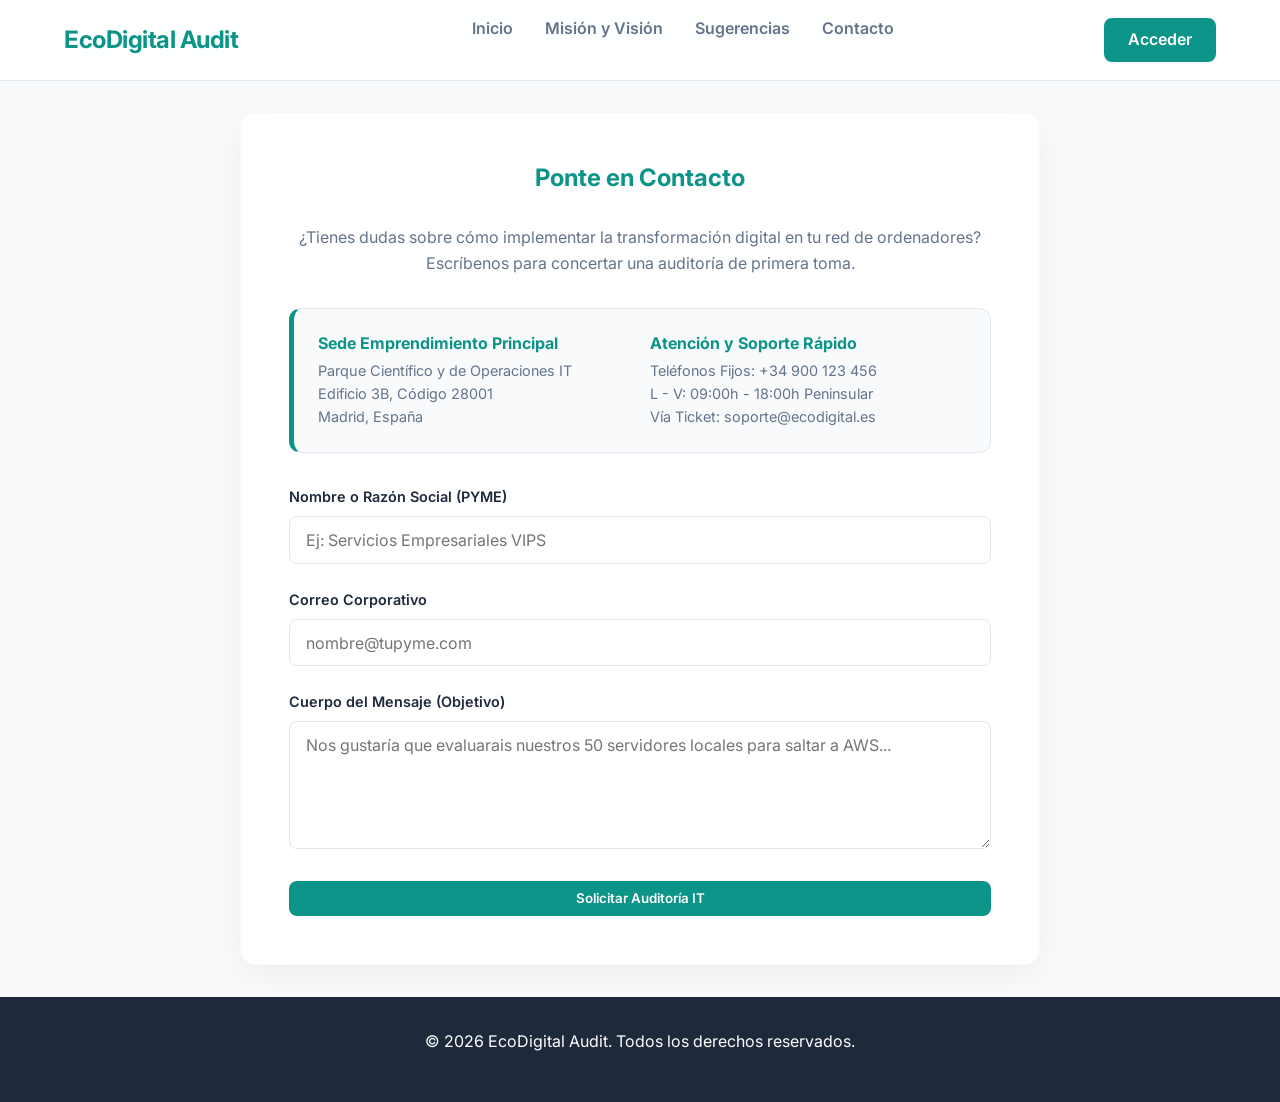
<file: contacto.html>
<!-- Aquí vamos con la página de contacto de rigor -->
<!DOCTYPE html>
<html lang="es"> <!-- Mi web es en Español (es) de base, para que los buscadores como Edge/Google sepan qué idioma leer -->
<head>
    <!-- Esto salva las vidas con la "ñ" y los típicos simbolitos raros españoles y las tildes -->
    <meta charset="UTF-8">
    <!-- El pedazo de truco moderno para encogerla sin destruir mis cajas si me miran desde un Samsung o iPhone -->
    <meta name="viewport" content="width=device-width, initial-scale=1.0">
    <!-- La etiqueta guay que te dice el nombre de mi pestañita web arriba -->
    <title>Contacto Legal - EcoDigital Audit</title>
    <!-- Me bajo por un tubito invisible mis fuentes guapas desde Google -->
    <link href="https://fonts.googleapis.com/css2?family=Inter:wght@300;400;600;700&display=swap" rel="stylesheet">
    <!-- Unifico tooodos mis estilos con un chuletero externo, el pedazo de archivo style.css -->
    <link rel="stylesheet" href="css/style.css">
</head>
<body>
    
    <!-- Monto mi preciosa barra de menú superior. Le incrusto 'navbar' para darle su estética blanca de cristal -->
    <header class="navbar">
        <div class="logo-container">
            <!-- Esto literalmente te devuelve al inicio. Un click sobre mi logo corporativo. -->
            <a href="index.html" class="logo-text">EcoDigital Audit</a>
        </div>
        
        <!-- Etiqueta nav porque es infinitamente más pro y válido que hacer cajitas de div guarras de menú local. -->
        <nav>
            <ul class="nav-links">
                <!-- Pongo mis botones de ir saltando entre áreas del trabajo local de html index grado superior -->
                <li><a href="index.html">Inicio</a></li>
                <li><a href="sobre_nosotros.html">Misión y Visión</a></li>
                <li><a href="sugerencias.html">Sugerencias</a></li>
                <li><a href="contacto.html">Contacto</a></li>
            </ul>
        </nav>
        
        <!-- Y tiro el botonaco guapo verde de login pa que me deje aislarlo a la derecha del todo con css -->
        <div class="nav-actions">
            <!-- La clase btn btn-primary le mete un esmeralda macizo css puro y curvos bordes redondeados super estetic... -->
            <a href="login.html" class="btn btn-primary">Acceder</a>
        </div>
    </header>

    <main>
        <!-- Cajooota gorda madre para meter la tablatura de contacto de la consultora. .reveal la enciende flotando suave de abajo a arriba, una pasada visual. -->
        <div class="card-container max-w-800 reveal">
            <h2 class="text-center text-primary mb-2">Ponte en Contacto</h2>
            <p class="text-center text-muted mb-2">¿Tienes dudas sobre cómo implementar la transformación digital en tu red de ordenadores? Escríbenos para concertar una auditoría de primera toma.</p>
            
            <!-- Aquí abro una sección extra partida a la mitad en paralelo (flex-between) para fardar de datos de contacto falso... -->
            <div class="flex-between mb-2 flex-wrap-gap panel-bg panel-bordered">
                
                <!-- Si se empujan en un movil... pues se van saltando para abajito en cajones sueltos .info-col -->
                <div class="info-col">
                    <h4 class="text-primary info-col-title">Sede Emprendimiento Principal</h4>
                    <!-- Meto saltos de linea feos peros super hiper efectivos (br) para dar saltitos manuales rápidos... -->
                    <p class="text-muted info-col-text">Parque Científico y de Operaciones IT<br>Edificio 3B, Código 28001<br>Madrid, España</p>
                </div>
                
                <div class="info-col">
                    <h4 class="text-primary info-col-title">Atención y Soporte Rápido</h4>
                    <p class="text-muted info-col-text">Teléfonos Fijos: +34 900 123 456<br>L - V: 09:00h - 18:00h Peninsular<br>Vía Ticket: soporte@ecodigital.es</p>
                </div>
            </div>
            
            <!-- Batería antiaérea principal: El formulario final del trabajo contact-form -->
            <form id="contact-form" action="#" method="get">
                
                <div class="form-group">
                    <!-- For indica qué cajita abre cada letra label para los lectores de invidentes, base HTML y UX! -->
                    <label for="nombre">Nombre o Razón Social (PYME)</label>
                    <input type="text" id="nombre" class="form-control" placeholder="Ej: Servicios Empresariales VIPS" required>
                </div>
                
                <div class="form-group">
                    <label for="email_contacto">Correo Corporativo</label>
                    <!-- Ojito.. type=email obliga por ley HTML sin currar yo de css ni javascript.. que el tio meta algo valio que contenga siempre la maldita arroba base @ falso-->
                    <input type="email" id="email_contacto" class="form-control" placeholder="nombre@tupyme.com" required>
                </div>
                
                <div class="form-group">
                    <label for="mensaje">Cuerpo del Mensaje (Objetivo)</label>
                    <!-- Textarea, es el dios de las re-dimensiones a pulso si necesitas explicarle llorando que todo peta...  -->
                    <textarea id="mensaje" rows="5" class="form-control" placeholder="Nos gustaría que evaluarais nuestros 50 servidores locales para saltar a AWS..." required></textarea>
                </div>
                
                <!-- Metámosle nitro base al botonaco del submite... -->
                <button type="submit" class="btn btn-primary w-100">Solicitar Auditoría IT</button>
            </form>
        </div>
    </main>

    <!-- TRONCO OCULTO DEL MODAL: Un panel fantasma que carga desde siempre en la web escondido por javascript o css hasta su aparicion divina a peticion -->
    <div id="mi-modal" class="modal-overlay">
        <!-- Es esta cajita fina central cuadrada -->
        <div class="modal-content">
            <h3 class="text-primary mb-2 modal-title">¡Enviado con Éxito!</h3>
            <p class="text-muted mb-2">Hemos recibido tu información y la procesaremos a la brevedad posible.</p>
            
            <!-- Este botoncete va atar luego un asesinato de display falso a la cajeta y esconderse corriendo -->
            <button class="btn btn-primary" id="close-modal">Aceptar y Continuar</button>
        </div>
    </div>

    <!-- Cierre super basiquisísimo de página... -->
    <footer>
        <div class="footer-content">
            <p>&copy; 2026 EcoDigital Audit. Todos los derechos reservados.</p>
        </div>
    </footer>

    <!-- Mi menú central falso check de local storage log-out main login hook function nav main.js... -->
    <script src="js/main.js"></script>
    
    <!-- Y toda la parrafada del pop-up del falso contacto en puro raw JS js local bruto sin archivo propio por perrería  -->
    <script>
        // Le echamos el guante al formulario entero en una base js local de let var
        var formCont = document.getElementById('contact-form');
        var popModal = document.getElementById('mi-modal');
        var botCerrado = document.getElementById('close-modal');

        // IF anti pánico! Como te cargues un trozo desde fuera de mis cosas y esto trate de leer la caja borrada vacía, ¡crash js muerto! Pues mi != null revienta base null checks
        if (formCont != null) {
            
            // Vigilo como un águila si sueltas un envío submit al sistema...
            formCont.addEventListener('submit', function(e) {
                // Paradita a los pies del chrome, que no me des un pantallazo por red ni reinicios nativos absurdos..
                e.preventDefault(); 
                
                // Mútuo violentísimamente CSS sobreescribiendole su capa base invisible (display y flex)... ¡Plop caja pop up asomada modo ninja visible a la vista visual screen html js base flex!
                popModal.style.display = 'flex'; 
                // A la porra lo que tenias! Que no guardo datos! Te paso una mopa brutal sobre el teclado input form!
                formCont.reset(); 
            });
        }

        if (botCerrado != null) {
            
            botCerrado.onclick = function() { // Click click en cerrar
                popModal.style.display = 'none'; // Vuelta directa con un display null ninja shadowrealm invisible a otra vida base...
            };
        }
    </script>
</body>
</html>
</file>
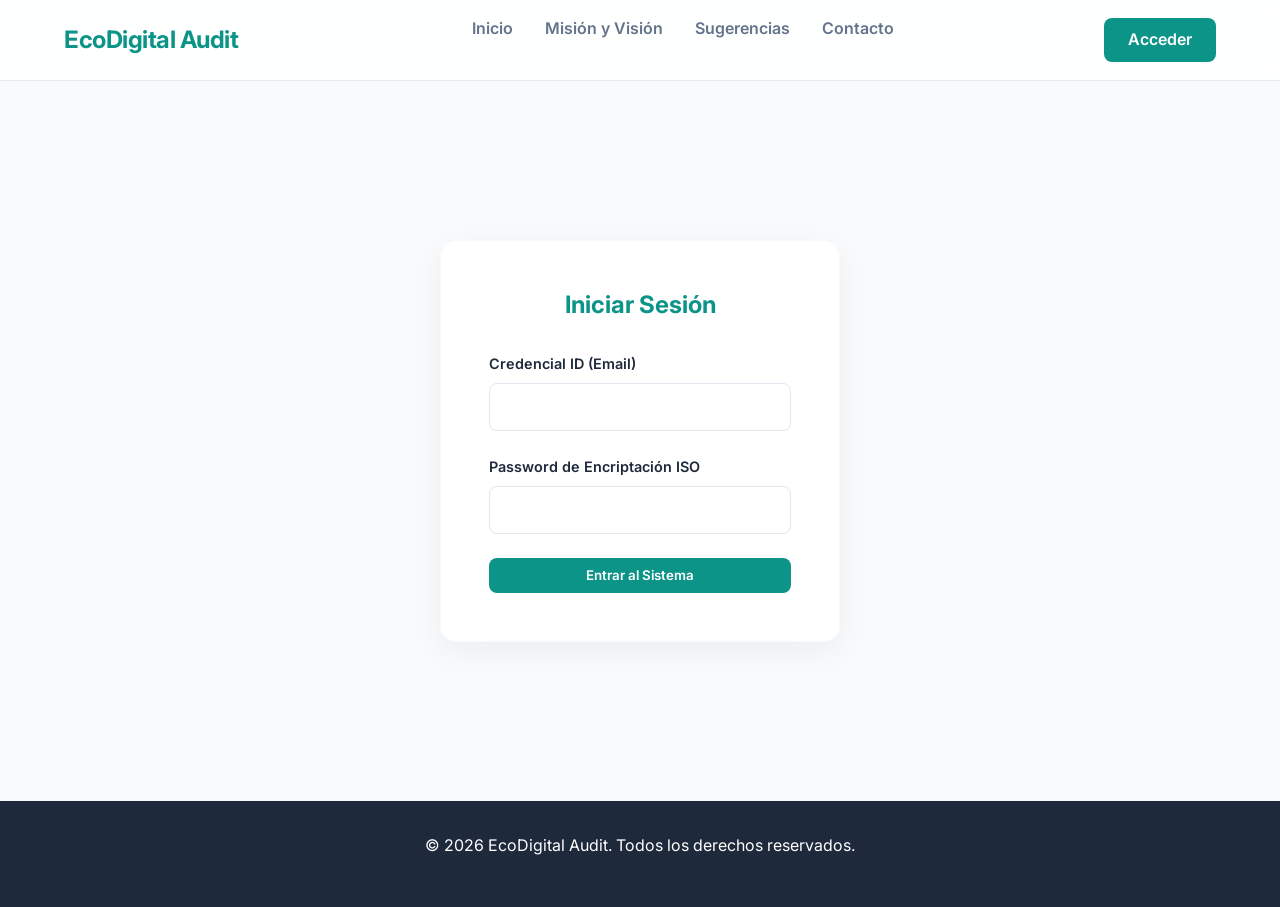
<file: login.html>
<!-- Lo básico en cualquier proyecto web. Declaramos qué versión de html estamos usando. -->
<!DOCTYPE html>
<!-- En lang declaramos 'es' porque la web principal es española -->
<html lang="es">
<head>
    <!-- Configuración para leer acentos y símbolos sin que salgan símbolos raros, clave para el español -->
    <meta charset="UTF-8">
    <!-- Super importante para que el móvil no nos rompa la vista de la web, ajustando el contenido a su pantallita táctil -->
    <meta name="viewport" content="width=device-width, initial-scale=1.0">
    <!-- Este es el título que lees arriba en las pestañas de chrome -->
    <title>Acceso del Sistema - EcoDigital Audit</title>
    <!-- Tráfico externo llamando a las google fonts -->
    <link href="https://fonts.googleapis.com/css2?family=Inter:wght@300;400;600;700&display=swap" rel="stylesheet">
    <!-- Llamando a nuestro mega archivo de estética css que configuramos de antes -->
    <link rel="stylesheet" href="css/style.css">
</head>
<body>
    
    <!-- Aquí armo el Header, que es básicamente el menú de arriba. Le doy mi clase .navbar para el efecto cristal del css -->
    <header class="navbar">
        <!-- Bloquecito contenedor para colocar nuestro logo apartado a la izquierda -->
        <div class="logo-container">
            <a href="index.html" class="logo-text">EcoDigital Audit</a>
        </div>
        <!-- Un clásico nav con su 'lista' (ul) para separar todos los botones que llevan a otras partes de la página -->
        <nav>
            <ul class="nav-links">
                <!-- Usando li e hiperenlaces (a href) para mapear todo nuestro index de grado -->
                <li><a href="index.html">Inicio</a></li>
                <li><a href="sobre_nosotros.html">Misión y Visión</a></li>
                <li><a href="sugerencias.html">Sugerencias</a></li>
                <li><a href="contacto.html">Contacto</a></li>
            </ul>
        </nav>
        <!-- Una caja de la derecha reservada por si hay clicks o cuentas abiertas -->
        <div class="nav-actions">
            <!-- Botoncito coloreado de redirigida a Login. Usamos las clases preestablecidas de btn-primary -->
            <a href="login.html" class="btn btn-primary">Acceder</a>
        </div>
    </header>

    <!-- La caja main gigante sirve para aislar tu parte real y de lectura del resto de basura base -->
    <!-- login-main es una clase mía del css para tirar todo al medio exacto en display flex central vertical -->
    <main class="login-main">
        <!-- Contenedor general en blanco, como formato tarjeta de visita max-w-400 para que se quede cuadradita y pequeña y no un churro estirado horizontal -->
        <div class="card-container max-w-400 reveal login-card">
            <h2 class="text-center text-primary mb-2">Iniciar Sesión</h2>
            
            <!-- Aquí el bloque rey: el formulario html con una id. No usamos target php ni method = POST porque es puro local js front -->
            <form id="login-form">
                
                <!-- Un empaquetado div simplemente para dar un margin-bottom en un grupito a la etiqueta label y al input sin enloquecer -->
                <div class="form-group">
                    <label for="email">Credencial ID (Email)</label>
                    <input type="email" id="email" class="form-control" autocomplete="off" required>
                </div>
                
                <div class="form-group">
                    <label for="password">Password de Encriptación ISO</label>
                    <!-- Type=password lo que hace base es cubrirte tus letritas por bolitas de negro o estrellitas en mac por puro visual -->
                    <input type="password" id="password" class="form-control" required>
                </div>
                
                <!-- Ojo, este paragrafo inicia desactivado de vista por clase en el css oculto error-msg, solo lo activo con true si desde JS me mandan un fallo de login! -->
                <p id="error-msg" class="error-msg">Error: Acceso denegado, IP Registrada e incautada.</p>
                
                <!-- Al poner tipo submit forzamos la recogida del botón verde general -->
                <button type="submit" class="btn btn-primary w-100">Entrar al Sistema</button>
            </form>
        </div>
    </main>

    <!-- El footer humilde por puro rigor de semántica HTML5 -->
    <footer>
        <div class="footer-content">
            <p>&copy; 2026 EcoDigital Audit. Todos los derechos reservados.</p>
        </div>
    </footer>

    <!-- Aquí el script base de navs -->
    <script src="js/main.js"></script>
    <!-- Inyectamos nuestra escasa logica de falsado del input en index cargándola directamente del disco de nuestra carpeta javascript -->
    <script src="js/login.js"></script>
</body>
</html>
</file>
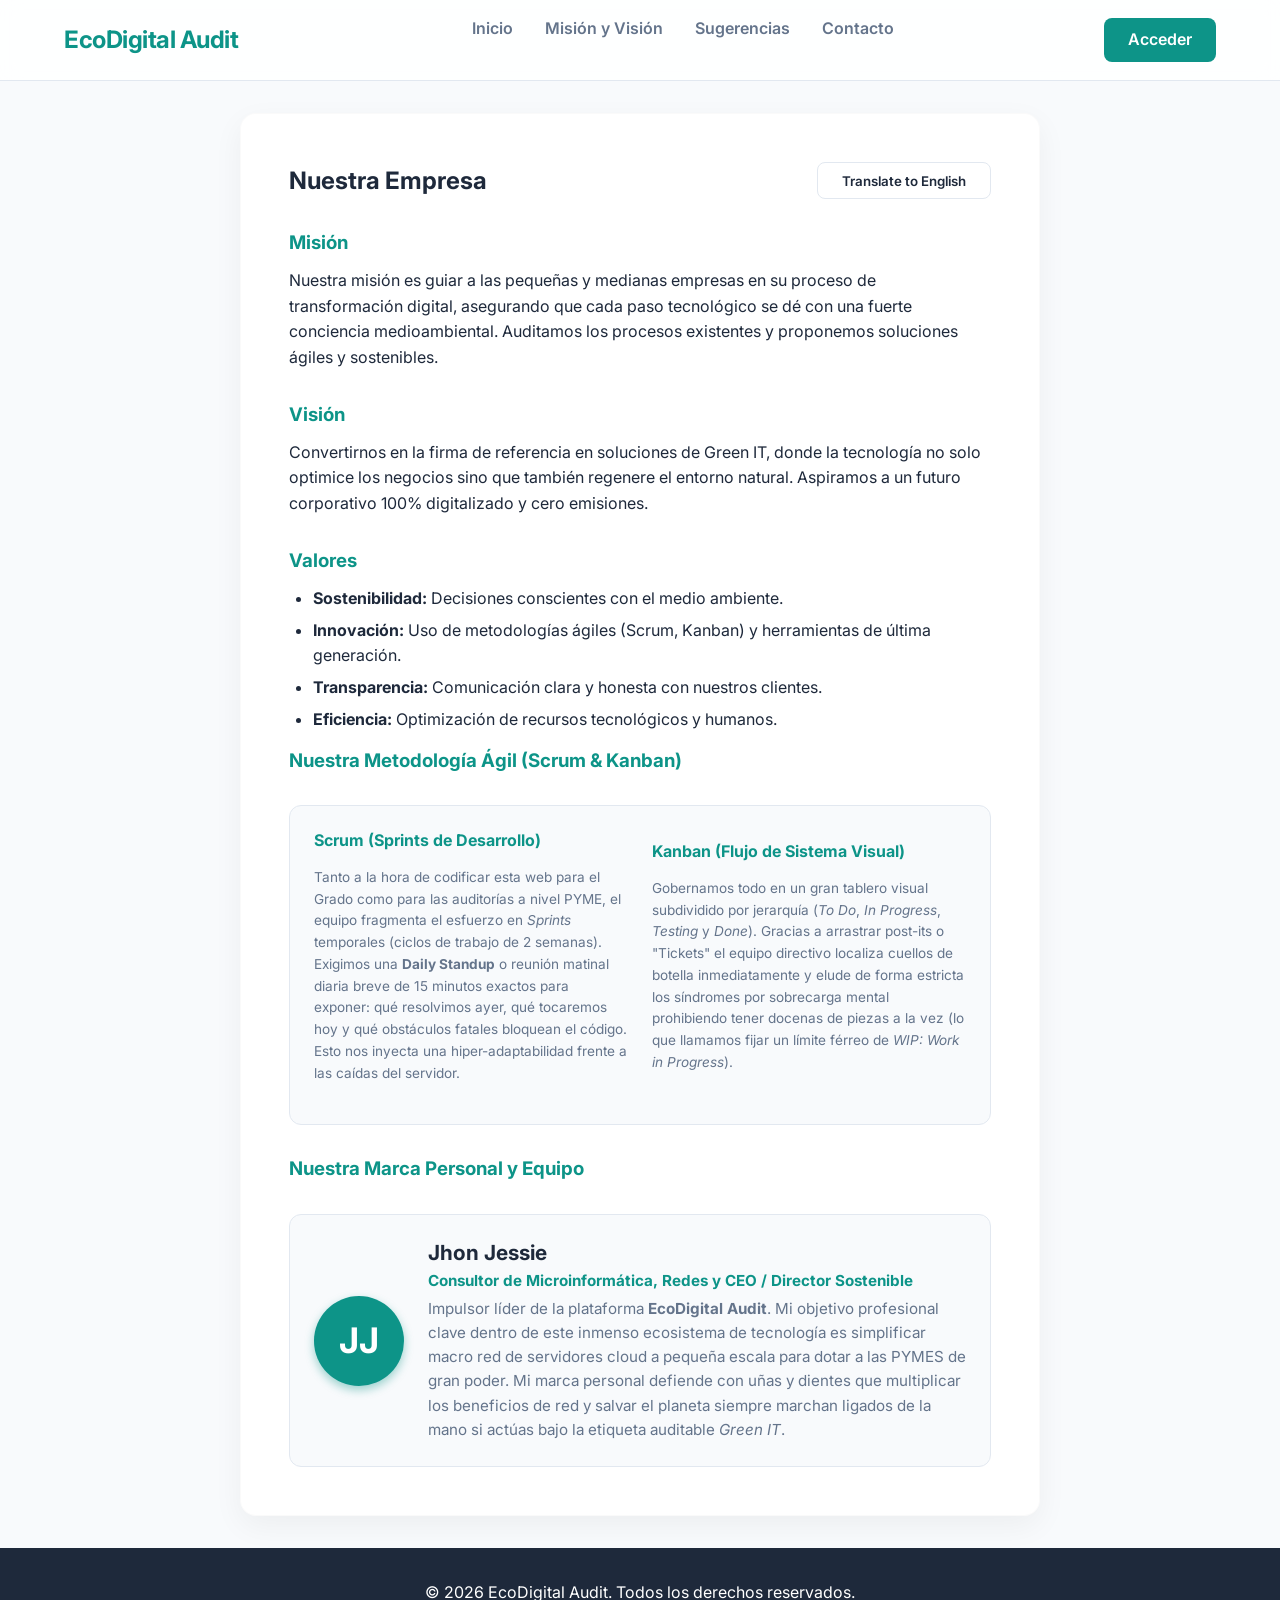
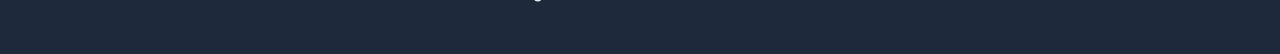
<file: sobre_nosotros.html>
<!-- Esto siempre va aquí al principio. Es como decirle al ordenador: "Ey, que el código que viene detrás es HTML 5 moderno, prepárate". -->
<!DOCTYPE html>
<!-- Pongo el idioma en español para que Google nos quiera y los traductores automáticos no se vuelvan locos -->
<html lang="es">
<head>
    <!-- Esto es súper importante para que las tildes de toda la vida y la 'ñ' no salgan como símbolos rotos -->
    <meta charset="UTF-8">
    <!-- El viewport es el truco clave del "responsive". Hace que si un profe abre la web desde un iPhone en clase, no vea una web minúscula, sino adaptada perfecta al ancho del móvil -->
    <meta name="viewport" content="width=device-width, initial-scale=1.0">
    <!-- El textito guapo que ves arriba en tu pestaña de Chrome mientras navegas -->
    <title>Misión, Visión y Valores - EcoDigital Audit</title>
    <!-- Me estoy enganchando directamente a los servidores de Google para robarles legalmente la fuente "Inter", que queda súper limpia -->
    <link href="https://fonts.googleapis.com/css2?family=Inter:wght@300;400;600;700&display=swap" rel="stylesheet">
    <!-- Aquí llamo a mi hoja de estilos, el CSS, nuestro archivo de maquillaje de toda la página -->
    <link rel="stylesheet" href="css/style.css">
</head>
<body>
    
    <!-- Monto mi barra superior de menú de toda la vida (eso sí, pilla el estilazo de cristal o 'navbar' del CSS que es brutal) -->
    <header class="navbar">
        <!-- Un cajón solo para el nombre de mi marca, apartado a la izquierda -->
        <div class="logo-container">
            <a href="index.html" class="logo-text">EcoDigital Audit</a>
        </div>
        <!-- En HTML 5 si vas a hacer un menú se usa <nav>, nada de andar con <div> a lo tonto, esto es más pro y semántico -->
        <nav>
            <!-- Una típica lista desordenada (<ul>) donde cada punto es una puerta (<li>) a otra zona del Grado -->
            <ul class="nav-links">
                <li><a href="index.html">Inicio</a></li>
                <!-- El apartado clave de hoy, donde explicamos el IPE -->
                <li><a href="sobre_nosotros.html">Misión y Visión</a></li>
                <li><a href="sugerencias.html">Sugerencias</a></li>
                <li><a href="contacto.html">Contacto</a></li>
            </ul>
        </nav>
        
        <!-- Y en la esquina derecha del menú, mi botón para entrar al sistema -->
        <div class="nav-actions">
            <!-- Pongo .btn-primary para que chupe directamente el color verde esmeralda y los bordes bonitos que le dimos en css base -->
            <a href="login.html" class="btn btn-primary">Acceder</a>
        </div>
    </header>

    <main>
        <!-- Un contenedor principal que frena a 800 píxeles para que en pantallas ultrawide gigantes el texto no parezca una línea finísima absurda -->
        <div class="card-container max-w-800 reveal">
            <!-- Pongo este flexbox madre para alinear guapamente el titulo de la izquierda con el boton de traducir de la derecha... cara a cara! -->
            <div class="flex-between mb-2">
                <!-- Marco este título con ID 'page-title' porque le tengo preparada una trampa de traducción en mi archivito traduccion.js js-->
                <h2 class="m-0" id="page-title">Nuestra Empresa</h2>
                <!-- El botón que desencadena todo mi archivo de javascript con un miserable pinchazo manual click puro base html. -->
                <button id="btn-translate" class="btn btn-secondary">Translate to English</button>
            </div>
            
            <!-- CONTENEDOR 1: Toda mi explicación de MISIÓN -->
            <!-- Le doy un poquito de margen inferior con mb-2 temporal css base para respirar a tope, y uso css display flex puro base layout. -->
            <div class="content-section mb-2 reveal">
                <!-- Título atado con id text-primary por target ID manual 'mision-title' traduccion -->
                <h3 id="mision-title" class="text-primary">Misión</h3>
                <!-- Párrafo directo enganchado también por js traductor ID js hooker target 'mision-text' manual a texto  -->
                <p id="mision-text">Nuestra misión es guiar a las pequeñas y medianas empresas en su proceso de transformación digital, asegurando que cada paso tecnológico se dé con una fuerte conciencia medioambiental. Auditamos los procesos existentes y proponemos soluciones ágiles y sostenibles.</p>
            </div>

            <!-- CONTENEDOR 2: Lo que aspiro ser a 10 años vista! -->
            <div class="content-section mb-2 reveal">
                <!-- Lo mismo, un h3 por delante de la clase target ID puro js translation base -->
                <h3 id="vision-title" class="text-primary">Visión</h3>
                <p id="vision-text">Convertirnos en la firma de referencia en soluciones de Green IT, donde la tecnología no solo optimice los negocios sino que también regenere el entorno natural. Aspiramos a un futuro corporativo 100% digitalizado y cero emisiones.</p>
            </div>

            <!-- CONTENEDOR 3: Los famosos Valores tontos teóricos... -->
            <div class="content-section reveal">
                <h3 id="valores-title" class="text-primary">Valores</h3>
                <!-- Aquí está la trampa. No meto IDs en cada list-item. Le clavo la id 'valores-list' a TODO EL LISTADO. 
                     Así desde el javascript luego cojo e inyecto código puro innerHTML tirando abajo esto entero de base y metiendo lo inglés. -->
                <ul id="valores-list" class="list-styled">
                    <li><strong>Sostenibilidad:</strong> Decisiones conscientes con el medio ambiente.</li>
                    <li><strong>Innovación:</strong> Uso de metodologías ágiles (Scrum, Kanban) y herramientas de última generación.</li>
                    <li><strong>Transparencia:</strong> Comunicación clara y honesta con nuestros clientes.</li>
                    <li><strong>Eficiencia:</strong> Optimización de recursos tecnológicos y humanos.</li>
                </ul>
            </div>

            <!-- BLOQUE EXTRA AGILE! (Explicando al tribunal profe cómo narices trabajamos los desarrolladores nivel base actual global puramente) -->
            <div class="content-section mb-2 reveal">
                <!-- Cabecera simple enganchada a target id css title agile translation js hook... -->
                <h3 id="agile-title" class="text-primary mb-2">Nuestra Metodología Ágil (Scrum & Kanban)</h3>
                <!-- Una sombrita gris suave rectangular al fondo (info-panel) para destacar esta vaina nivel visual web... -->
                <div class="info-panel">
                    
                    <!-- Mitad para Scrum. Uso flex-basis-250 para decir "Tú te quedas con 250px o estirate hasta mitad si sobra sitio de sobra ancho". -->
                    <div class="flex-basis-250">
                        <h4 id="scrum-title" class="text-primary m-0">Scrum (Sprints de Desarrollo)</h4>
                        <!-- Texto largo parrafo explicativo de la reunion matinal daily base temporal iterativa de código... -->
                        <p id="scrum-text" class="text-muted text-small mt-1">Tanto a la hora de codificar esta web para el Grado como para las auditorías a nivel PYME, el equipo fragmenta el esfuerzo en <em>Sprints</em> temporales (ciclos de trabajo de 2 semanas). Exigimos una <strong>Daily Standup</strong> o reunión matinal diaria breve de 15 minutos exactos para exponer: qué resolvimos ayer, qué tocaremos hoy y qué obstáculos fatales bloquean el código. Esto nos inyecta una hiper-adaptabilidad frente a las caídas del servidor.</p>
                    </div>
                    
                    <!-- Otra mitad para Kanban. Se ponen juntas si cabe web base, sinó el flex las tumba móvil modo! -->
                    <div class="flex-basis-250">
                        <h4 id="kanban-title" class="text-primary m-0">Kanban (Flujo de Sistema Visual)</h4>
                        <!-- Explicación del Work In Progress limit base kanban... -->
                        <p id="kanban-text" class="text-muted text-small mt-1">Gobernamos todo en un gran tablero visual subdividido por jerarquía (<em>To Do</em>, <em>In Progress</em>, <em>Testing</em> y <em>Done</em>). Gracias a arrastrar post-its o "Tickets" el equipo directivo localiza cuellos de botella inmediatamente y elude de forma estricta los síndromes por sobrecarga mental prohibiendo tener docenas de piezas a la vez (lo que llamamos fijar un límite férreo de <em>WIP: Work in Progress</em>).</p>
                    </div>
                </div>
            </div>

            <!-- BLOQUE FINAL IPE: MI PROPIA MARCA! -->
            <div class="content-section reveal mt-2">
                <!-- ID de traduccion titular de mi propia marca de equipo targeteable base IPE...-->
                <h3 id="equipo-title" class="text-primary mb-2">Nuestra Marca Personal y Equipo</h3>
                
                <div class="info-panel">
                    
                    <!-- Me marco una fotito falsa con las siglas (JJ) redondeada a lo apple puro css radius a cascoporro 50%... -->
                    <div class="avatar-circle">
                        JJ
                    </div>
                    
                    <!-- Descripción base de targeteo base explicandome a la derecha puro css flex layout base... -->
                    <div class="flex-basis-250">
                        <h4 id="equipo-nombre" class="title-m0-lg">Jhon Jessie</h4>
                        <p id="equipo-rol" class="subtitle-bold">Consultor de Microinformática, Redes y CEO / Director Sostenible</p>
                        <!-- Párrafo donde defiendo todo mi proyecto base corporativo de IPE. -->
                        <p id="equipo-desc" class="text-m0-sm">Impulsor líder de la plataforma <strong>EcoDigital Audit</strong>. Mi objetivo profesional clave dentro de este inmenso ecosistema de tecnología es simplificar macro red de servidores cloud a pequeña escala para dotar a las PYMES de gran poder. Mi marca personal defiende con uñas y dientes que multiplicar los beneficios de red y salvar el planeta siempre marchan ligados de la mano si actúas bajo la etiqueta auditable <em>Green IT</em>.</p>
                    </div>
                </div>
            </div>
            
        </div>
    </main>

    <!-- Mi cinta de cierre super inferior con mis derechos puros base... -->
    <footer>
        <div class="footer-content">
            <p>&copy; 2026 EcoDigital Audit. Todos los derechos reservados.</p>
        </div>
    </footer>

    <!-- Aquí ocurre la pedazo de magia. Cargamos de golpe y pisotón base el js de traduccion entero! -->
    <script src="js/traduccion.js"></script>
    <!-- Y luego dejo que carguen las chuminaditas residuales del menú como base (main.js local session target). -->
    <script src="js/main.js"></script>
</body>
</html>
</file>
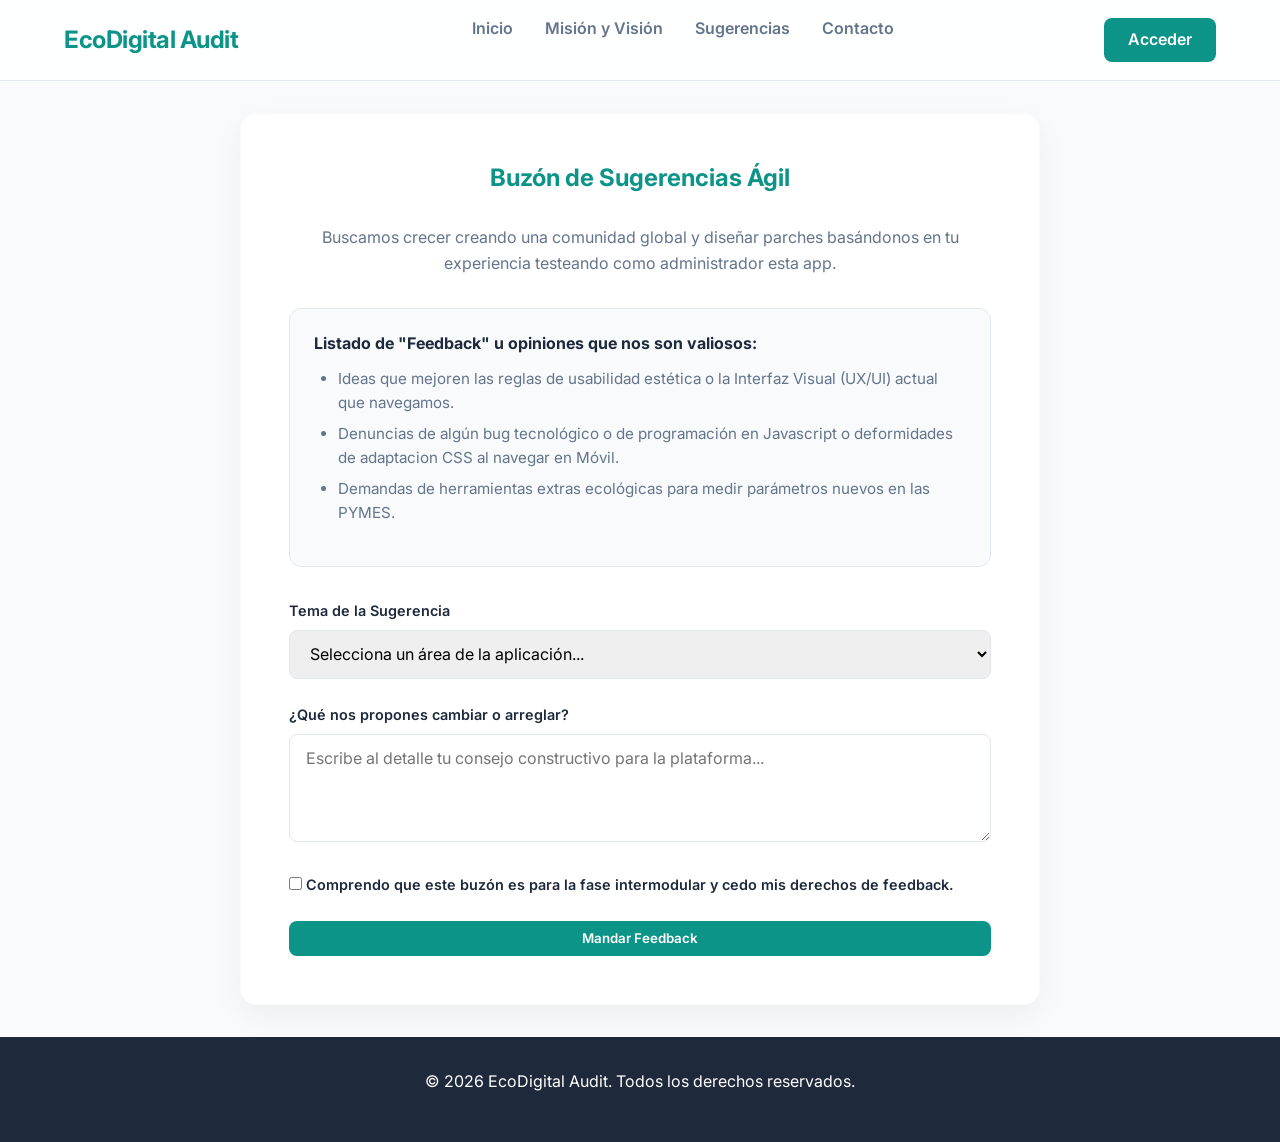
<file: sugerencias.html>
<!-- Documento súper básico para la parte de feedback web. -->
<!DOCTYPE html>
<html lang="es"> <!-- Seteamos que todas mis letritas aquí son en castellano -->
<head>
    <meta charset="UTF-8"> <!-- Trucazo contra carácteres feos raros nativos rotos -->
    <meta name="viewport" content="width=device-width, initial-scale=1.0"> <!-- Base nivel Dios para que en el movil se vea estéticamente jugoso base responsiva celular... -->
    <title>Sugerencias del Personal - EcoDigital Audit</title>
    <!-- Cargamos google fonts Inter sin descargas lentas pesadisimas nativas -->
    <link href="https://fonts.googleapis.com/css2?family=Inter:wght@300;400;600;700&display=swap" rel="stylesheet">
    <link rel="stylesheet" href="css/style.css"> <!-- Ojo, me traigo el diseño del grandioso fichero central CSS maestro! -->
</head>
<body>
    
    <!-- Este es mi listón superior de cabecera -->
    <header class="navbar">
        <div class="logo-container">
            <a href="index.html" class="logo-text">EcoDigital Audit</a> <!-- Te devuelvo a casita por defecto! -->
        </div>
        
        <nav>
            <ul class="nav-links"> <!-- Listita molona que separa mis botones superiores puros HTML links <a>... -->
                <li><a href="index.html">Inicio</a></li>
                <li><a href="sobre_nosotros.html">Misión y Visión</a></li>
                <li><a href="sugerencias.html">Sugerencias</a></li>
                <li><a href="contacto.html">Contacto</a></li>
            </ul>
        </nav>
        
        <div class="nav-actions">
            <!-- Botoncillo de Login tirado a la esquina opuesta derecha con puro flex... -->
            <a href="login.html" class="btn btn-primary">Acceder</a>
        </div>
    </header>

    <main>
        <!-- Tarjetón gordo opaco blanco que va cargando efecto flotando p'arriba desde que apareces visual screen (reveal js hook!).... -->
        <div class="card-container max-w-800 reveal">
            <!-- Cabecera titular simple... -->
            <h2 class="text-center text-primary mb-2">Buzón de Sugerencias Ágil</h2>
            <p class="text-center text-muted mb-2">Buscamos crecer creando una comunidad global y diseñar parches basándonos en tu experiencia testeando como administrador esta app.</p>
            
            <!-- Aquí abro una cajita gris base separadora visual panel-bg para listar la morralla extra informando de qué cojones de feedback queremos exactamente local del profe... -->
            <div class="content-section mb-2 sug-panel-bordered panel-bg">
                <h4 class="sug-title">Listado de "Feedback" u opiniones que nos son valiosos:</h4>
                <ul class="text-muted sug-list">
                    <li>Ideas que mejoren las reglas de usabilidad estética o la Interfaz Visual (UX/UI) actual que navegamos.</li>
                    <li>Denuncias de algún bug tecnológico o de programación en Javascript o deformidades de adaptacion CSS al navegar en Móvil.</li>
                    <li>Demandas de herramientas extras ecológicas para medir parámetros nuevos en las PYMES.</li>
                </ul>
            </div>
            
            <!-- Y aquí el formulario gordo, lo nombro con ID sug-form para que en cuanto alguien toque enter pam, lo cazo con javascript... -->
            <form id="sug-form" action="#" method="get">
                
                <!-- Separador comodísimo visual para meter un label con un salto base line a su input abajo -->
                <div class="form-group">
                    <label for="asunto">Tema de la Sugerencia</label>
                    <!-- Y me pego aquí un select rancio de los de toda la vida nativo de html form select listado para rellenar required para q no nos pasen cosas rotas en vacio. -->
                    <select id="asunto" class="form-control" required>
                        <option value="">Selecciona un área de la aplicación...</option>
                        <option value="ui">Interfaz Visual (Mejoras estéticas)</option>
                        <option value="ux">Usabilidad y navegación general</option>
                        <option value="bugs">Reportar Bug / Error Informático de JS</option>
                        <option value="eco">Solución Medioambiental que falta</option>
                    </select>
                </div>
                
                <!-- El bloque gordo multilínea expandible infinito (Caja de texto base textarea!)-->
                <div class="form-group">
                    <label for="mensaje_sug">¿Qué nos propones cambiar o arreglar?</label>
                    <textarea id="mensaje_sug" rows="4" class="form-control" required placeholder="Escribe al detalle tu consejo constructivo para la plataforma..."></textarea>
                </div>
                
                <!-- Un chechbox pequeñín para asustar fingiendo legalidad -->
                <div class="form-group">
                    <label class="checkbox-lbl">
                        <input type="checkbox" required> Comprendo que este buzón es para la fase intermodular y cedo mis derechos de feedback.
                    </label>
                </div>
                
                <!-- El super hiper botón enviante... -->
                <button type="submit" class="btn btn-primary w-100">Mandar Feedback</button>
            </form>
        </div>
    </main>

    <!-- EL TRAMPÓN MAGISTRAL: Una pantalla negra oculta con magia display none. Está ahí pero es un ninja base html nativo! -->
    <div id="mi-modal" class="modal-overlay">
        <div class="modal-content">
            <h3 class="text-primary mb-2 modal-title">¡Enviado con Éxito!</h3>
            <p class="text-muted mb-2">Hemos recibido tu información y la procesaremos a la brevedad posible.</p>
            <!-- Este pequeño bastardo tiene una id brutal (close-modal) para matarlo con js si le toco -->
            <button class="btn btn-primary" id="close-modal">Aceptar y Continuar</button>
        </div>
    </div>

    <!-- Píé de página clasíco cutrillo aburrido -->
    <footer>
        <div class="footer-content">
            <p>&copy; 2026 EcoDigital Audit. Todos los derechos reservados.</p>
        </div>
    </footer>

    <!-- Mi navbar base cargándose. -->
    <script src="js/main.js"></script>
    
    <!-- Ojo, este es un bloque gordo en inyectado online directo al html sin sacarlo de fichero externo solo específico para atrapar el modal falso pop up. -->
    <script>
        // Cazamos al vuelo 3 víctimas: El Formulario grande, la ventana negra que nos hace oscurecer todo (modal), y el botón "Aceptar y Continuar"
        var formSug = document.getElementById('sug-form');
        var popModal = document.getElementById('mi-modal');
        var botCerrado = document.getElementById('close-modal');

        // Protegemos a los profes. Si de casualidad hay algo nulo borrado en la caja tonta.. le decimos a JS ni leas esto que te crasheas!
        if (formSug != null) {
            
            // Le encasqueto un espía "Escucha, si este tío me da Send a Submit form..."
            formSug.addEventListener('submit', function(e) {
                // Paro al puñetero Chrome de refrescarme loco la página F5 destruyendo mis maravillas!
                e.preventDefault(); 
                
                // Mútuo violentamente la estética CSS de none a display puro flexible. ¡PUM! Pantallazo negro a pantalla completa base sobre el main content!
                popModal.style.display = 'flex'; 
                // Y ya que nos pusimos a ello... limpio con un reset todo lo que habias escrito a mano que me da igual y no lo subo a BD local html js puro false forms
                formSug.reset(); 
            });
        }

        // ¿Y si toco al boton cerrar de salir de la caja pop up windows modal extra...?
        if (botCerrado != null) {
            botCerrado.onclick = function() {
                // Sencillo, vuelvo a enterrarla con display = none ninja base y listo. Falsa interaccion lograda chulísima profe!
                popModal.style.display = 'none'; 
            };
        }
    </script>
</body>
</html>
</file>
<file: css/style.css>
/* =========================================
   1. RESET GENERAL Y ESTILOS BASE
   ========================================= */

/* Con este asterisco aplicamos esto a todas las etiquetas de la web.
   Limpiamos los márgenes por defecto del navegador para tener el control total. */
* {
    margin: 0;
    padding: 0;
    box-sizing: border-box; /* Esto hace que el padding no engorde el tamaño total de las cajas, nos ahorra dolores de cabeza */
    font-family: 'Inter', sans-serif; /* Usamos la fuente Inter que cargamos desde Google Fonts en el HTML */
}

/* Variables globales que forman la paleta de colores del proyecto (estilo Green IT) */
:root {
    --primary-color: #0d9488; /* Nuestro verde corporativo principal */
    --primary-hover: #0f766e; /* Un tono un pelín más oscuro para cuando pasamos el ratón por encima (hover) */
    --secondary-color: #1f2937; /* Gris muy oscuro para el texto normal para que sea legible sin usar negro puro */
    --accent-color: #34d399; /* Verde brillito para detalles sueltos */
    --bg-color: #f8fafc; /* Color de fondo gris perlado para que la página no lance un flashazo blanco */
    --white: #ffffff;
    --border-color: #e2e8f0; /* Un color súper suave para las líneas separadoras */
    --text-main: #1e293b; 
    --text-muted: #64748b; /* Gris apagado para descripciones y cosas que no son el título principal */
}

body {
    background-color: var(--bg-color); /* Aplicamos nuestro fondo por defecto al cuerpo entero */
    color: var(--text-main); /* El texto por defecto será el gris oscurísimo */
    min-height: 100vh; /* Obligamos a que la web mida como mínimo toda la pantalla entera siempre, así el footer se queda pegado abajo */
    display: flex;
    flex-direction: column; /* Alineamos las cajas grandes de arriba abajo */
    line-height: 1.6; /* Hacemos que los textos estén más espaciados y se lean mejor, que antes estaban pegados */
}

/* Configuramos los espacios base de las letras para no tener apelotonamiento de texto */
p { margin-bottom: 1rem; }
h1, h2, h3, h4 { margin-bottom: 0.8rem; line-height: 1.3; }
ul, ol { margin-left: 1.5rem; margin-bottom: 1rem; }
li { margin-bottom: 0.4rem; }

/* =========================================
   2. NAVEGACIÓN Y CABECERA (Estilo menú flotante cristal)
   ========================================= */
.navbar {
    background: rgba(255, 255, 255, 0.85); /* Fondo casi blanco pero transparente */
    -webkit-backdrop-filter: blur(10px); /* Para que funcione también en Safari y iPhones antiguos */
    backdrop-filter: blur(10px); /* Esto hace el famoso efecto de que si hay imágenes debajo se vean borrosas, tipo Apple */
    border-bottom: 1px solid var(--border-color); /* Una rajita finita debajo */
    display: flex; /* Flexbox es dios para alinear cosas en línea recta */
    justify-content: space-between; /* Tira el logo a una punta y los botones a la otra */
    align-items: center; /* Los centra a nivel de altura pa que no estén caídos */
    padding: 1rem 5%; 
    position: sticky; /* Cuando haces scroll para abajo esto hace que el menú se quede enganchado al techo persiguiéndote */
    top: 0; 
    z-index: 100; /* Le decimos que esté en la 'capa 100' para que pase por encima de cualquier foto */
}

.logo-text {
    font-size: 1.5rem;
    font-weight: 700;
    color: var(--primary-color); 
    text-decoration: none; /* Quitamos la rayita de 'enlace' horrible de toda la vida */
    letter-spacing: -0.5px;
}

.nav-links {
    display: flex;
    list-style: none; /* Quitamos los puntos por defecto de las listas */
    gap: 2rem; /* Separa cada botón del menú por igual */
}

.nav-links a {
    text-decoration: none;
    color: var(--text-muted); 
    font-weight: 600;
    transition: color 0.3s ease; /* Cuando pasemos el ratón el color cambiará de forma suave y no de golpe en 0.3s */
}

.nav-links a:hover {
    color: var(--primary-color);
}

/* =========================================
   3. BOTONES DE INTERACCIÓN
   ========================================= */
.btn {
    padding: 0.6rem 1.5rem; /* Margen interno para que sea un botón gordito y clickeable */
    border-radius: 8px; /* Bordes redondeados porque en 2026 lo cuadrado no se lleva */
    font-weight: 600;
    cursor: pointer; /* Cambia la flechita por la 'mano de clicar' para dar pista al usuario */
    text-decoration: none;
    transition: all 0.3s ease; 
    border: none;
    display: inline-block; 
}

/* Este es el botón azul/verde importante relleno */
.btn-primary {
    background-color: var(--primary-color); 
    color: var(--white); 
}

.btn-primary:hover {
    background-color: var(--primary-hover); /* Se pone más oscuro para indicar hundimiento físico manual */
}

/* Este es el botón secundario que solo tiene los bordes dibujados y relleno invisible */
.btn-secondary {
    background-color: transparent;
    color: var(--text-main);
    border: 1px solid var(--border-color); 
}

.btn-secondary:hover {
    border-color: var(--primary-color); 
    color: var(--primary-color);
}

/* =========================================
   4. SECCIÓN HERO (PORTADA PRINCIPAL INDEX)
   ========================================= */
.hero {
    text-align: center;
    padding: 6rem 5% 4rem; /* Gran espacio arriba para llamar bastante la atención cuando entras */
    display: flex;
    flex-direction: column;
    align-items: center;
    gap: 1.5rem; 
}

/* Letras enormes de bienvenida */
.hero h1 {
    font-size: 3.5rem; 
    color: var(--text-main);
    max-width: 800px;
    letter-spacing: -1px;
}

/* Aquí destacamos solo unas letritas puntuales del index para darle fuerza al nombre de la empresa o campaña */
.hero h1 span {
    color: var(--primary-color);
}

.hero p {
    font-size: 1.1rem;
    color: var(--text-muted);
    max-width: 600px;
}

.hero-buttons {
    display: flex;
    gap: 1rem;
    margin-top: 1rem;
}

/* =========================================
   5. CONTENEDORES INTERNOS TIPO TARJETA (Los blancos)
   ========================================= */
.card-container {
    background: var(--white);
    border-radius: 16px;
    padding: 3rem; 
    box-shadow: 0 10px 30px rgba(0, 0, 0, 0.05); /* Sombra difuminadita simulando que levita el objeto */
    margin: 2rem 5%;
    border: 1px solid rgba(0,0,0,0.02); 
}

/* Restrictores de máximo tamaño para cosas pequeñas como el Login para que no se estiren */
.max-w-400 { max-width: 400px; margin-left: auto; margin-right: auto; }
.max-w-800 { max-width: 800px; margin-left: auto; margin-right: auto; }

/* =========================================
   6. TIPOGRAFÍAS  (Helpers) - ESTO EVITA INLINE STYLES STYLE=""
   ========================================= */
.text-center { text-align: center; }
.text-primary { color: var(--primary-color); }
.text-muted { color: var(--text-muted); }
.mt-1 { margin-top: 1rem; }
.mt-2 { margin-top: 2rem; }
.mb-1 { margin-bottom: 1rem; }
.mb-2 { margin-bottom: 2rem; }
.m-0 { margin: 0; }
.mx-auto { margin-left: auto !important; margin-right: auto !important; }

/* Agrupador en línea simple centrado de gap, muy útil repetidamente */
.flex-center-gap {
    display: flex;
    justify-content: center;
    gap: 1rem; 
}

.flex-between {
    display: flex;
    justify-content: space-between;
    align-items: center;
}

/* =========================================
   7. FORMULARIOS 
   ========================================= */
.form-group {
    margin-bottom: 1.5rem;
}

.form-group label {
    display: block; 
    margin-bottom: 0.5rem;
    font-size: 0.9rem;
    font-weight: 600;
}

/* Clase madre para aplicar a todo lo que sea un hueco de escribir text/password */
.form-control {
    width: 100%; /* Engordamos la barra de buscar hasta el borde de caja padre */
    padding: 0.8rem 1rem;
    border: 1px solid var(--border-color);
    border-radius: 8px;
    font-size: 1rem;
    transition: all 0.3s ease; 
    font-family: inherit; 
}

/* Este es el efectito mágico para cuando haces click con el cursor y se ilumina el recuadro listo para tipiar */
.form-control:focus {
    outline: none; 
    border-color: var(--primary-color); 
    box-shadow: 0 0 0 3px rgba(13, 148, 136, 0.1); 
}

/* =========================================
   8. ANIMACIONES Y DECORACIONES FÍSICAS
   ========================================= */
/* Animación keyframe típica de deslice hacia arriba, le da mucho lujo a cada pagina ver cómo flotan asomando las tarjetas y perdiendo opacidad invisible inicial */
@keyframes fadeUp {
    from { opacity: 0; transform: translateY(20px); }
    to { opacity: 1; transform: translateY(0); }
}

.reveal {
    animation: fadeUp 0.8s ease-out forwards; 
}

/* =========================================
   9. MODALES WINDOWS (El Pop-up Clicable de enmedio)
   ========================================= */
.modal-overlay {
    position: fixed;
    top:0; left:0; width:100%; height:100%;
    background: rgba(0,0,0,0.4); /* Capa negra opaca atrás de la pantalla para aislar lo de enfrente */
    -webkit-backdrop-filter: blur(4px); /* Soporte de blureado antiguo para ios viejo (para iphone safari) */
    backdrop-filter: blur(4px);
    display: none; /* TRUCO: De por si la pantalla se carga invisible del todo, no joroba un carajo hasta q JS le dice flex. */
    justify-content: center;
    align-items: center;
    z-index: 1000;
}

.modal-content {
    background: var(--white);
    padding: 2rem;
    border-radius: 12px;
    max-width: 400px;
    width: 90%;
    text-align: center;
    animation: fadeUp 0.3s ease-out forwards;
}

/* Regleta del pie de pagina basica para pintar el listón negro de finalización web */
footer { background-color: var(--text-main); color: var(--white); text-align: center; padding: 2rem; margin-top: auto; }

/* =========================================
   11. CLASES MODULARES EXTRAS (Para suprimir y arrancar estilo sucio línea por línea del HTML viejo style="")
   ========================================= */
/* Estas clases las picamos como atajos para que en el html solo se tenga q poner class="bg-pattern-light" sin programar mas */
.bg-pattern-light { padding: 4rem 5%; background: var(--bg-color); }
.card-clean { box-shadow: none !important; border: none !important; background: transparent !important; padding: 0 !important; }
.flex-wrap-center { flex-wrap: wrap; gap: 1.5rem; text-align: center; }
.card-mini { flex: 1; min-width: 150px; background: var(--white); padding: 1.5rem; border-radius: 12px; box-shadow: 0 4px 6px rgba(0,0,0,0.05); }
.icon-wrapper { color: var(--primary-color); margin-bottom: 0.8rem; display: flex; justify-content: center; }
.card-mini-title { font-size: 1.1rem; margin-bottom: 0.5rem; }
.text-small { font-size: 0.85rem; }
.features-grid-pt { padding-top: 2rem; }
.features-grid { display: grid; grid-template-columns: repeat(auto-fit, minmax(300px, 1fr)); gap: 2rem; padding: 2rem 5%; }
.feature-card { margin: 0; padding: 2rem; height: 100%; }
.text-italic-mb0 { font-style: italic; margin-bottom: 0; }
.modal-title { font-size: 1.5rem; }
.panel-bg { background: var(--bg-color); padding: 1.5rem; border-radius: 12px; }
.flex-wrap-gap { display: flex; flex-wrap: wrap; gap: 1rem; }
.info-panel { display: flex; gap: 1.5rem; align-items: center; background: var(--bg-color); padding: 1.5rem; border-radius: 12px; border: 1px solid var(--border-color); flex-wrap: wrap; }
.avatar-circle { width: 90px; height: 90px; min-width: 90px; background: var(--primary-color); color: white; border-radius: 50%; display: flex; justify-content: center; align-items: center; font-size: 2.2rem; font-weight: bold; margin: 0 auto; box-shadow: 0 4px 10px rgba(13, 148, 136, 0.4); }
.flex-basis-250 { flex: 1; min-width: 250px; }
.title-m0-lg { margin: 0; font-size: 1.3rem; }
.subtitle-bold { margin: 0.2rem 0; font-size: 0.95rem; font-weight: 700; color: var(--primary-color); }
.text-m0-sm { font-size: 0.95rem; margin: 0; color: var(--text-muted); }
.info-col { flex: 1; min-width: 200px; }
.info-col-title { margin-top: 0; margin-bottom: 0.3rem; }
.info-col-text { font-size: 0.9rem; margin: 0; }
.panel-bordered { border-left: 5px solid var(--primary-color); border-right: 1px solid var(--border-color); border-top: 1px solid var(--border-color); border-bottom: 1px solid var(--border-color); }
.sug-panel-bordered { text-align: left; border: 1px solid var(--border-color); }
.sug-title { margin-top: 0; margin-bottom: 0.8rem; color: var(--text-main); }
.sug-list { font-size: 0.95rem; margin-left: 1.5rem; line-height: 1.6; }
.align-center { align-items: center; }
.btn-sm-padding { padding: 0.4rem 1rem; font-size: 0.9rem; }
.greeting-text { font-weight: 600; color: var(--primary-color); }
.w-100 { width: 100%; }
.chart-container-w { position: relative; height: 40vh; width: 100%; }
.login-main { display: flex; justify-content: center; align-items: center; min-height: 80vh; }
.login-card { width: 100%; margin: 0 1rem; }
.error-msg { color: #ef4444; font-size: 0.85rem; margin-bottom: 1rem; display: none; }
.checkbox-lbl { display: flex; gap: 0.5rem; font-weight: 400; align-items: center; }

/* =========================================
   10. MEDIA QUERIES (VERSIÓN MÓVILES - Responsive base para nota alta)
   ========================================= */
/* Regla simple: Si la pantalla del amigo mide por debajo de 768 píxeles de anchura.. le vas a aplicar de forma letal lo que hay en este bracket interior para arreglar todo el estropicio visual aplastado. */
@media (max-width: 768px) {
    /* El navbar que antes era en linea recta (row por defecto en flex), pasalo a columna, empilando cosas encima de forma vertical */
    .navbar {
        flex-direction: column;
        gap: 1rem;
        padding-bottom: 1.5rem;
    }
    
    .nav-links {
        gap: 1rem;
        flex-wrap: wrap; /* Hacemos que salten de línea si chocan entre ellas al ser tactil de dedo corto */
        justify-content: center;
    }
    
    /* El texto de la portada grande h1 lo hacemos mas modesto en el mobil xq no cabe */
    .hero h1 {
        font-size: 2.2rem;
    }
    
    /* Apilamos los botones también que de pie quedan mejor que peleando el ancho pegados lado a lado de 200px. */
    .hero-buttons {
        flex-direction: column;
        width: 100%;
        max-width: 300px;
    }
    
    .hero-buttons .btn {
        width: 100%; 
        text-align: center;
    }
    
    /* Damos menos margen a los lados, aprovechando toda la escasez visual del telefono! */
    .card-container, .features-grid {
        margin: 1rem 3%;
        padding: 1.5rem;
    }
    
    .flex-between {
        flex-direction: column; 
        justify-content: center;
        gap: 1rem;
    }
}
</file>
